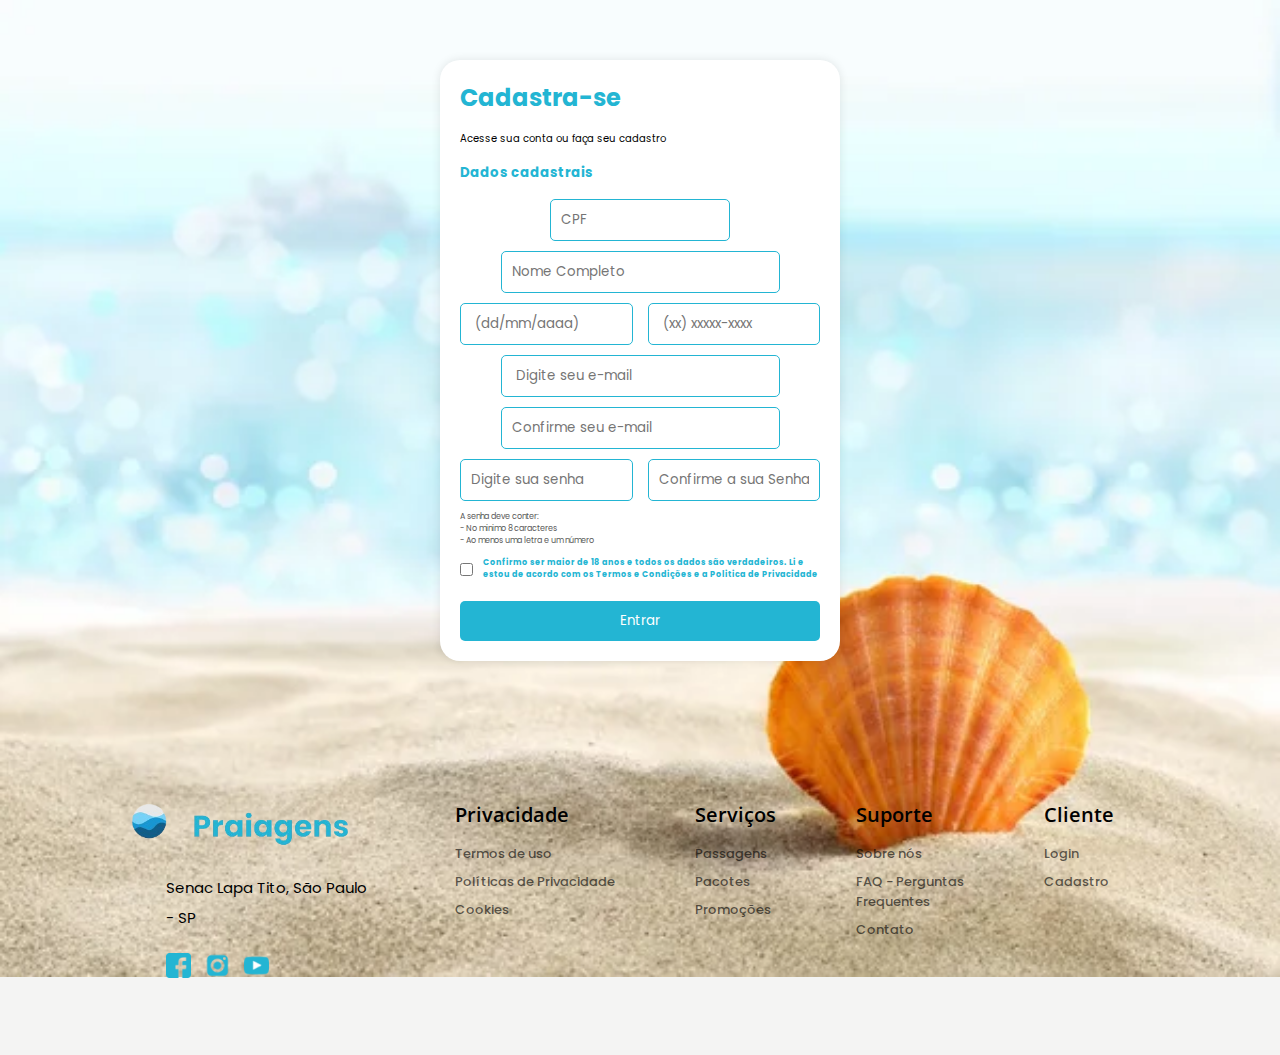
<file: cadastro.html>
<!DOCTYPE html>
<html lang="pt-br">
<head>
    <meta charset="UTF-8">
    <meta name="viewport" content="width=device-width, initial-scale=1.0">
    <title>Cadastro</title>
    <link rel="stylesheet" href="css/cadastro.css">
    <link rel="stylesheet" href="css/reset-leo.css">
    <script src="js/cadastro.js" type="text/javascript"></script>
    <div vw class="enabled">
        <div vw-access-button class="active"></div>
        <link rel="stylesheet" href="css/style.css">
        <div vw-plugin-wrapper>
          <div class="vw-plugin-top-wrapper"></div>
        </div>
      </div>
      <script src="https://vlibras.gov.br/app/vlibras-plugin.js"></script>
      <script>
        new window.VLibras.Widget('https://vlibras.gov.br/app');
      </script>
</head>
<body>
    <div class="container">
        <h2>Cadastra-se</h2>
        <p>Acesse sua conta ou faça seu cadastro</p>
         <h3> Dados cadastrais</h3>
        <form action="index.html" method="POST">
            <input type="text" id="cpf" placeholder="CPF" required>
            <input type="text" id="nomeCompleto" placeholder="Nome Completo" required>
            
            <div class="form-row">
                <input type="text" id="dataNascimento" placeholder=" (dd/mm/aaaa)" required>
                <input type="tel" id="telefone" placeholder=" (xx) xxxxx-xxxx" required>
            </div>
            <input type="email" id="email" placeholder=" Digite seu e-mail" required>
            <input type="email" id="confirmarEmail" placeholder="Confirme seu e-mail" required>
            <div class="form-row">
            <input type="password" id="senha" placeholder="Digite sua senha " required>
            <input type="password" id="confirmarSenha" placeholder="Confirme a sua Senha" required> 
          
            </div>
            <p class="formatacao_senha"> A senha deve conter: <br> 
                  - No minimo 8 caracteres <br>
                  - Ao menos uma letra e um número
            </p>
            <label for="termos" class="checkbox-label">
                  <input type="checkbox" id="termos" required> <p class="termos"> <strong>Confirmo ser maior de 18 anos e todos os dados são verdadeiros. Li e estou de acordo com os Termos e Condições e a Politica de Privacidade </strong> </p>
              </label>
            <button type="submit" id="btnEntrar">Entrar</button>
        </form>
    </div>

    <footer class="footer">
      <div class="footer-content">
        <img class="logo-img" src="img/icones-footer/image-removebg-preview(2).png" alt="">
        <p>Senac Lapa Tito, São Paulo - SP</p>

        <div class="social-icons">
          <img src="img/icones-footer/facebook 1.png" alt="">
          <img src="img/icones-footer/social-media 1.png" alt="">
          <img src="img/icones-footer/yaotube 1.png" alt="">
        </div>
      </div>
      
      <div class="footer-content">
        <h4>Privacidade</h4>
        <li><a href="#">Termos de uso</a></li>
        <li><a href="#">Políticas de Privacidade</a></li>
        <li><a href="#">Cookies</a></li>
      </div>

      <div class="footer-content">
        <h4>Serviços</h4>
          <li><a href="#">Passagens</a></li>
          <li><a href="#">Pacotes</a></li>
          <li><a href="#">Promoções</a></li>
      </div>

      <div class="footer-content">
        <h4>Suporte</h4>
          <li><a href="#">Sobre nós</a></li>
          <li><a href="#">FAQ - Perguntas <br> Frequentes</a></li>
          <li><a href="#">Contato</a></li>
      </div>

      <div class="footer-content">
        <h4>Cliente</h4>
        <li><a href="#">Login</a></li>
        <li><a href="#">Cadastro</a></li>
      </div>
    </footer>
</body>
</html>
</file>
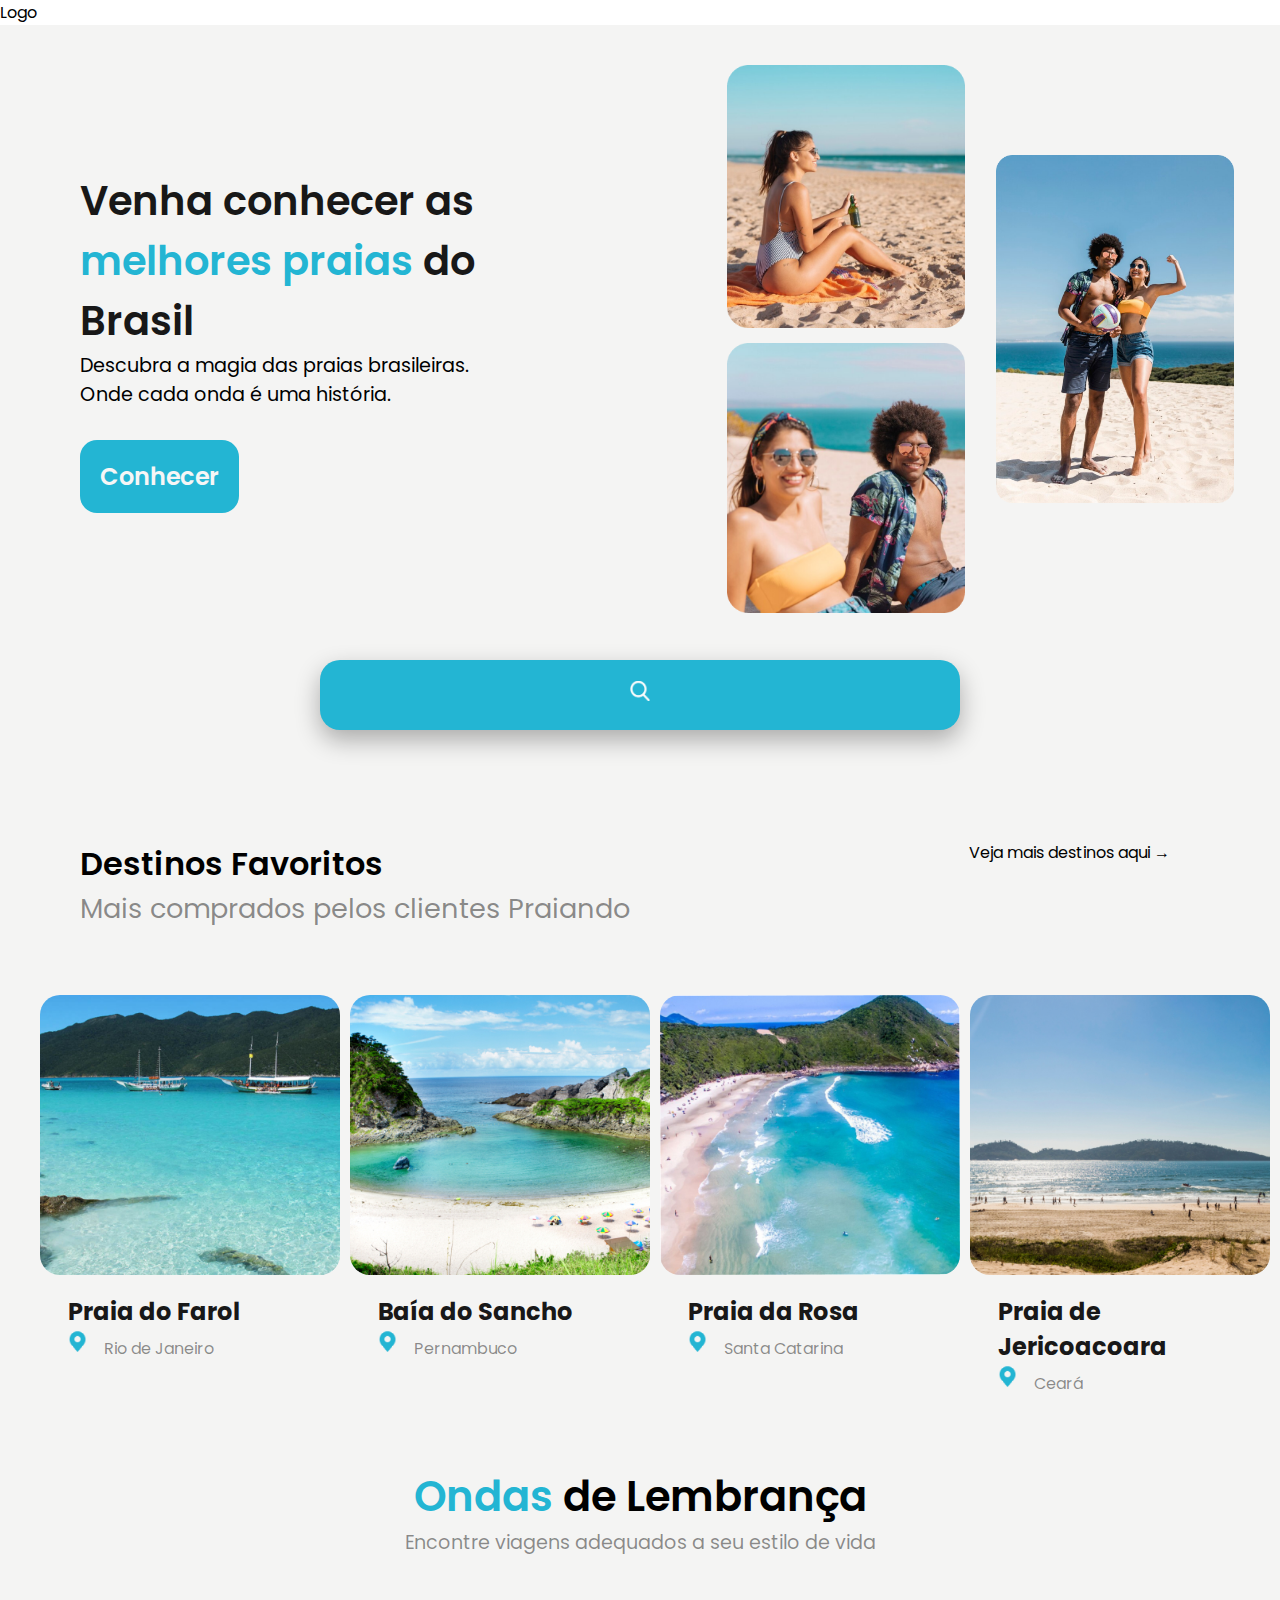
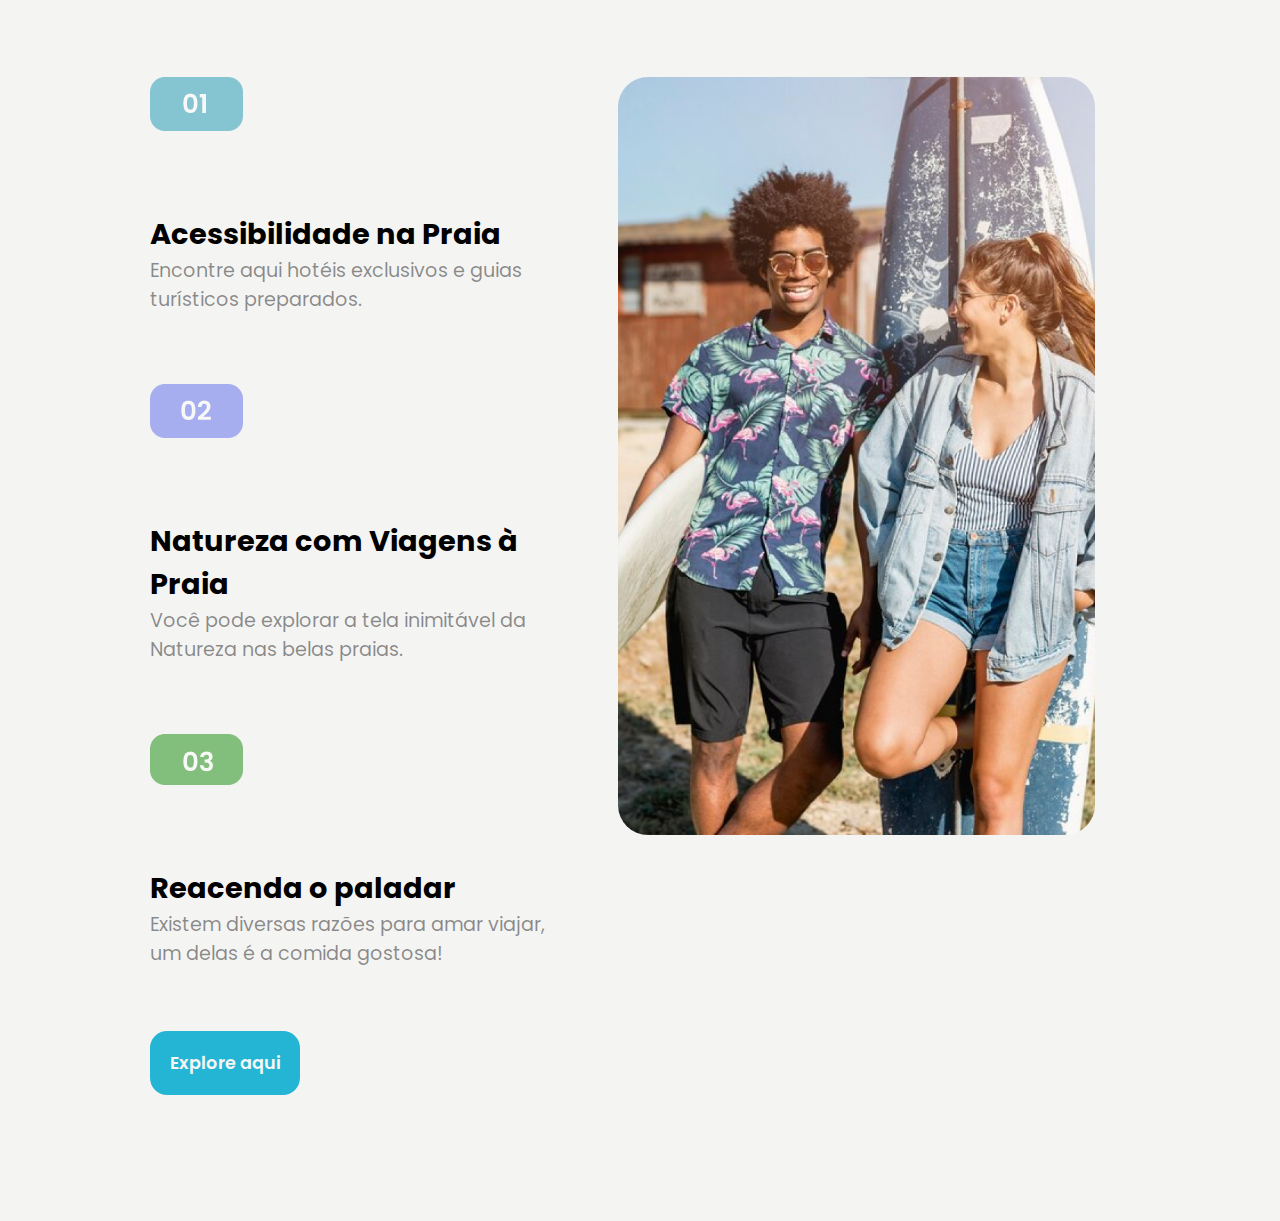
<file: homepage.html>
<!DOCTYPE html>
<html lang="pt-br">
<head>
    <meta charset="UTF-8">
    <meta name="viewport" content="width=device-width, initial-scale=1.0">
    <title>Praiagens</title>
    <meta name="description" content="As melhores praias do Brasil estão aqui!">
    <link rel="stylesheet" href="css/gustavo.css">
    <div vw class="enabled">
        <div vw-access-button class="active"></div>
        <div vw-plugin-wrapper>
          <div class="vw-plugin-top-wrapper"></div>
        </div>
      </div>
      <script src="https://vlibras.gov.br/app/vlibras-plugin.js"></script>
      <script>
        new window.VLibras.Widget('https://vlibras.gov.br/app');
      </script>
</head>
<body>
    <header>
        Logo
    </header>
    <main> <!-- Início do conteúdo principal-->
        <section id="parte-um"><!--hero-->
            <div id="hero-container">
                <div class="hero-grid">
                    <div class="item-hero">
                        <img src="img/praia1.png" alt="Casal feliz na praia"/>
                    </div>
                    <div class="item-hero">
                        <img src="img/praia2.png" alt="Casal feliz na praia"/>
                    </div>
                    <div class="item-hero terceira">
                        <img src="img/praia3.png" alt="Casal feliz na praia"/>
                    </div>
                </div>
                <div id="hero-text">
                    <span>Venha conhecer as</span></br>
                    <span class="titulo-azul">melhores praias </span><span>do</span><br>
                    <span>Brasil</span>
                    <p>Descubra a magia das praias brasileiras.</br>Onde cada onda é uma história.</p>
                    <a href="#" class="botao" id="botao">Conhecer</a>
                </div>
            </div>
        </section><!--fim hero-->
        <section id="barra-pesquisa"><!--Barra de pesquisa-->
            <div id="search-navbar">
                <div id="search-box">
                    <input type="text" class="search-txt" placeholder="Pesquise sua viagem aqui">
                    <a href="#">
                        <i class="fas fa-search"></i>
                        <img src="img/search (1) 1.png" alt="lupa" height="20" width="20">
                    </a>
                </div>
            </div> 
        </section> <!--Fim barra de pesquisa-->
        <section id="parte-dois">
            <div>
                <h1>Destinos Favoritos</h1>
                <p>Mais comprados pelos clientes Praiando</p>
            </div>
            <div>
                <a href="#">Veja mais destinos aqui →</a>
            </div>
        </section>

        <section id="destinos-favoritos"><!---Galeria de Destinos--->

            <a href="viagensSolo.html"><div class="cards-destaques">
                <img src="img/destaque1 (1).jpg" alt="Praia do Farol" class="img-destaque">
                <h3>Praia do Farol</h3>
                <div>
                    <img src="img/pin 1.png" alt="localização" class="pin">
                    <span>Rio de Janeiro</span>
                </div>  
            </div></a>

            <a href=""><div class="cards-destaques">
                <img src="img/destaque2.jpg" alt="Baía do Sansho" class="img-destaque">
                <h3>Baía do Sancho</h3>
                <div>
                    <img src="img/pin 1.png" alt="localização" class="pin">
                    <span>Pernambuco</span>
                </div>  
            </div></a>

            <a href="Praia-da-Rosa.html"><div class="cards-destaques">
                <img src="img/destaque3.jpg" alt="Praia da Rosa" class="img-destaque">
                <h3>Praia da Rosa</h3>
                <div>
                    <img src="img/pin 1.png" alt="localização" class="pin">
                    <span>Santa Catarina</span>
                </div>  
            </div></a>

            <a href=""><div class="cards-destaques">
                <img src="img/destaque4.jpg" alt="Praia de Jericoacoara" class="img-destaque">
                <h3>Praia de Jericoacoara</h3>
                <div>
                    <img src="img/pin 1.png" alt="localização" class="pin">
                    <span>Ceará</span>
                </div>  
            </div></a>
        </section>

        <section id="parte-tres">
            <span class="titulo-azul">Ondas </span><span>de Lembrança</span>
            <p>Encontre viagens adequados a seu estilo de vida</p>
        </section>

        <section id="selos">
            <div>
                <div>
                    <img src="img/selo1.png" alt="" class="selos">
                </div>
                <div>
                    <h4>Acessibilidade na Praia</h4>
                    <p>Encontre aqui hotéis exclusivos e guias<br>turísticos preparados. </p>
                </div>
                <div>
                    <img src="img/02.png" alt="" class="selos">
                </div>
                <div>
                    <h4>Natureza com Viagens à Praia</h4>
                    <p>Você pode explorar a tela inimitável da<br>Natureza nas belas praias.</p>
                </div>
                <div>
                    <img src="img/03.png" alt="" class="selos">
                </div>
                <div>
                    <h4>Reacenda o paladar</h4>
                    <p>Existem diversas razões para amar viajar,<br>um delas é a comida gostosa!</p>
                </div>
                <div>
                    <a href="#" class="botao">Explore aqui</a>
                </div>
            </div>
            <div>
                <img src="img/praia4.png" alt="Casal feliz na praia" id="img04">
            </div>
        </section>
        
    </main>
    
    <footer>

    </footer>

    

    
</body>
</html>
</file>
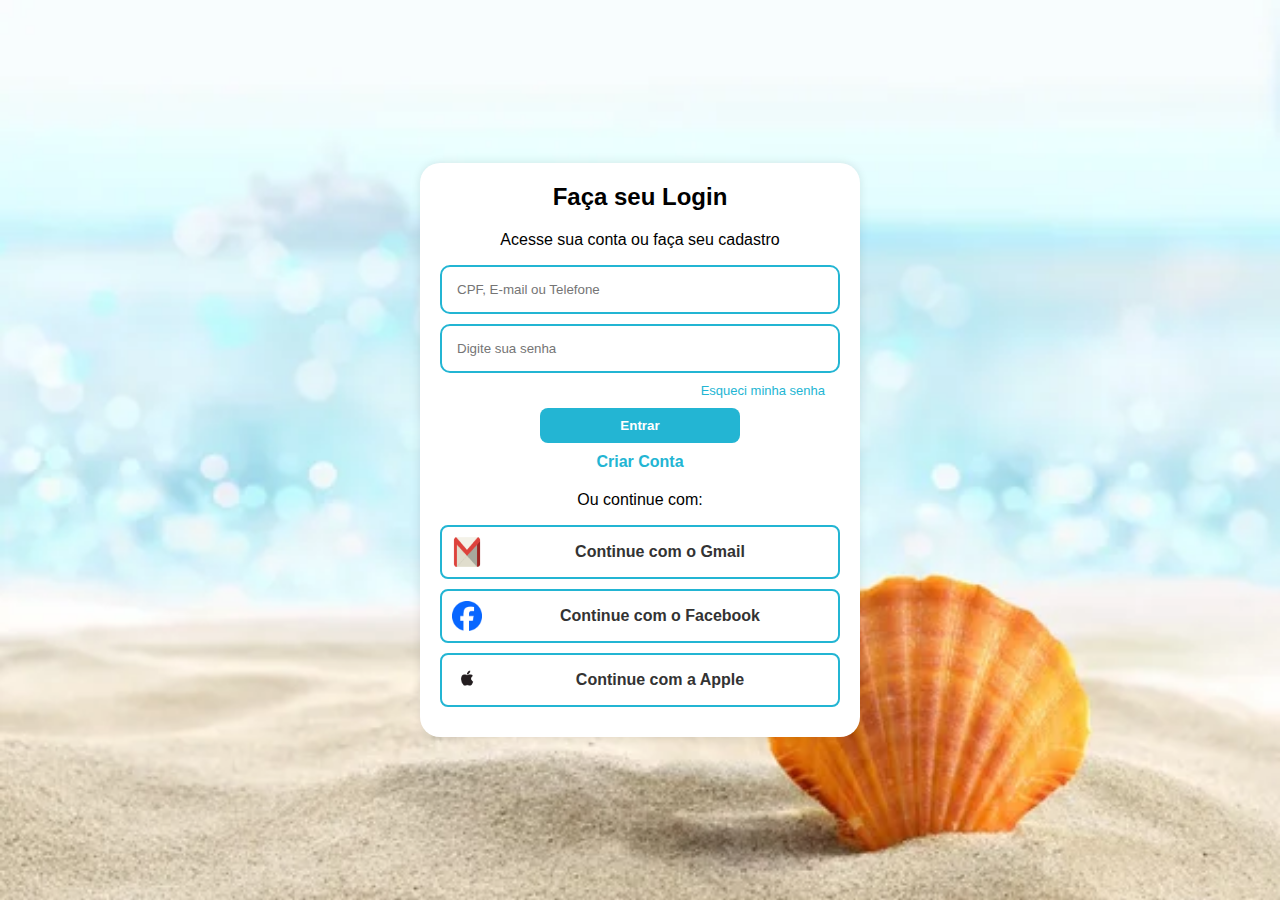
<file: login.html>
<!DOCTYPE html>
<html lang="pt-br">
<head>
    <meta charset="UTF-8">
    <meta name="viewport" content="width=device-width, initial-scale=1.0">
    <title>Login - Praiagens</title>
    <link rel="stylesheet" href="css/login.css">

    <div vw class="enabled">
        <div vw-access-button class="active"></div>
        <div vw-plugin-wrapper>
          <div class="vw-plugin-top-wrapper"></div>
        </div>
      </div>
      <script src="https://vlibras.gov.br/app/vlibras-plugin.js"></script>
      <script>
        new window.VLibras.Widget('https://vlibras.gov.br/app');
      </script>
</head>
<body>
    <div class="login-container">
        <h2>Faça seu Login</h2>
        <p> Acesse sua conta ou faça seu cadastro </p>
        <form action="index.html" method="POST">
            <input type="email" name="email" placeholder="CPF, E-mail ou Telefone" required>
            <input type="password" name="password" placeholder="Digite sua senha" required>
            <a href="#" class="esqueci_senha">Esqueci minha senha</a>
            <button type="submit"><strong>Entrar</strong></button>
        </form>
        <div class="criar-conta">
            <a href="cadastro.html"><strong>Criar Conta</strong></a>
        </div>
        <div class="continue-with">
            <p>Ou continue com:</p>
        </div>
        <div class="social-login">
            <a href="index.html">
                <img src="img/gmail_icon.png" alt="Gmail">
                <span><strong>Continue com o Gmail</strong></span>
            </a>
            <a href="index.html">
                <img src="img/facebook_icon.png" alt="Facebook">
                <span> <strong>Continue com o Facebook</strong></span> 
            </a>
            <a href="index.html">
                <img src="img/apple_icon.jpeg" alt="iPhone">
                <span> <strong>Continue com a Apple</strong></span>
            </a>
        </div>
    </div>

</body>
</html>
</file>
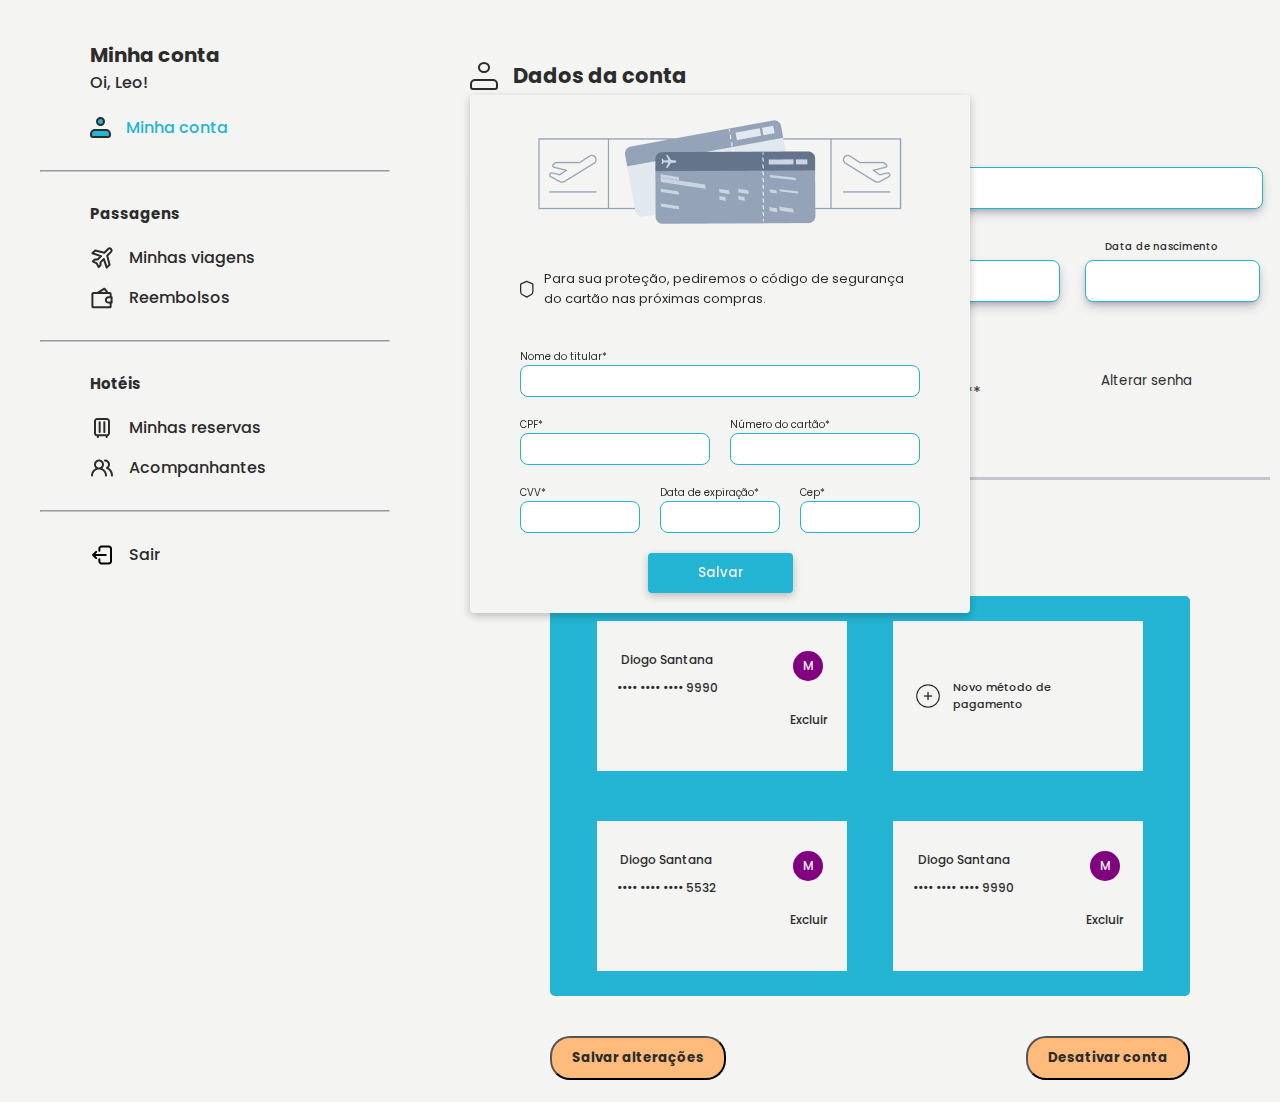
<file: perfil.html>
<!DOCTYPE html>
<html lang="pt-br">

<head>
    <meta charset="UTF-8">
    <meta name="viewport" content="width=device-width, initial-scale=1.0">
    <title>Perfil</title>
    <link rel="stylesheet" href="css/reset-leo.css">
    <link rel="stylesheet" href="css/perfil-leo.css">
    <script defer src="js/script-user-leo.js"></script>
    <link rel="preconnect" href="https://fonts.googleapis.com">
    <link rel="preconnect" href="https://fonts.gstatic.com" crossorigin>
    <link rel="preconnect" href="https://fonts.googleapis.com">
    <link rel="preconnect" href="https://fonts.gstatic.com" crossorigin>
    <link
        href="https://fonts.googleapis.com/css2?family=Poppins:ital,wght@0,100;0,200;0,300;0,400;0,500;0,600;0,700;0,800;0,900;1,100;1,200;1,300;1,400;1,500;1,600;1,700;1,800;1,900&display=swap"
        rel="stylesheet">
</head>

<body>
    <main>
        <nav class="nav-page-user">
            <div class="box-data-user">
                <div class="box-name-user">
                    <h2>Minha conta</h2>
                    <p>Oi, Leo!</p>
                </div>
                <p class="data_user_text" id="text_conta"><svg width="21" height="21" viewBox="0 0 21 21" fill="none"
                        xmlns="http://www.w3.org/2000/svg" class="icon_conta">
                        <path
                            d="M1 17C1 14.7909 2.79086 13 5 13H16C18.2091 13 20 14.7909 20 17V18C20 19.1046 19.1046 20 18 20H3C1.89543 20 1 19.1046 1 18V17Z"
                            stroke-width="2" stroke-linejoin="round" stroke="#2C2C2C" />
                        <circle cx="10.5" cy="4.5" r="3.5" stroke-width="2" stroke="#2C2C2C" />
                    </svg>
                    Minha conta</p>
            </div>
            <hr />
            <div class="box-data-user">
                <h3>Passagens</h3>
                <div class="opcao-data">
                    <p class="data_user_text" onclick="troca_cor()"><svg width="24" height="24" viewBox="0 0 24 24"
                            fill="none" xmlns="http://www.w3.org/2000/svg">
                            <path
                                d="M2.8775 15.3976L6.69434 17.3061L8.60277 21.1229L10.5112 19.2145V16.3519L13.8509 13.0121L16.7136 21.6L19.5762 18.7374L17.1907 9.67238L21.0075 5.85553C21.798 5.06504 21.798 3.78339 21.0075 2.9929C20.217 2.2024 18.9354 2.2024 18.1449 2.9929L14.328 6.80974L5.26303 4.42421L2.40039 7.28685L10.9883 10.1495L7.64855 13.4892H4.78592L2.8775 15.3976Z"
                                stroke="#2C2C2C" stroke-width="2" stroke-linecap="round" stroke-linejoin="round" />
                        </svg>Minhas viagens</p>
                    <p><svg width="24" height="24" viewBox="0 0 24 24" fill="none" xmlns="http://www.w3.org/2000/svg">
                            <path
                                d="M21.6004 16.56V17.56C22.1527 17.56 22.6004 17.1123 22.6004 16.56H21.6004ZM21.6004 11.28H22.6004C22.6004 10.7277 22.1527 10.28 21.6004 10.28V11.28ZM7.13963 6.11884C6.67506 6.41749 6.54056 7.0362 6.83921 7.50077C7.13786 7.96534 7.75658 8.09985 8.22115 7.80119L7.13963 6.11884ZM14.4004 2.64001L15.1897 2.02607C14.872 1.61753 14.295 1.51896 13.8596 1.79884L14.4004 2.64001ZM16.971 7.57396C17.3101 8.0099 17.9384 8.08844 18.3743 7.74937C18.8103 7.4103 18.8888 6.78202 18.5497 6.34607L16.971 7.57396ZM21.6004 15.56H18.4804V17.56H21.6004V15.56ZM18.4804 12.28H21.6004V10.28H18.4804V12.28ZM20.6004 11.28V16.56H22.6004V11.28H20.6004ZM16.8404 13.92C16.8404 13.0143 17.5746 12.28 18.4804 12.28V10.28C16.4701 10.28 14.8404 11.9097 14.8404 13.92H16.8404ZM18.4804 15.56C17.5746 15.56 16.8404 14.8258 16.8404 13.92H14.8404C14.8404 15.9303 16.4701 17.56 18.4804 17.56V15.56ZM8.22115 7.80119L14.9411 3.48119L13.8596 1.79884L7.13963 6.11884L8.22115 7.80119ZM13.611 3.25396L16.971 7.57396L18.5497 6.34607L15.1897 2.02607L13.611 3.25396ZM3.36039 7.96002H19.6804V5.96002H3.36039V7.96002ZM19.6804 20.36H3.36039V22.36H19.6804V20.36ZM3.40039 20.4V7.92002H1.40039V20.4H3.40039ZM3.36039 20.36C3.38248 20.36 3.40039 20.3779 3.40039 20.4H1.40039C1.40039 21.4825 2.27791 22.36 3.36039 22.36V20.36ZM19.6404 20.4C19.6404 20.3779 19.6583 20.36 19.6804 20.36V22.36C20.7629 22.36 21.6404 21.4825 21.6404 20.4H19.6404ZM19.6804 7.96002C19.6583 7.96002 19.6404 7.94211 19.6404 7.92002H21.6404C21.6404 6.83754 20.7629 5.96002 19.6804 5.96002V7.96002ZM3.36039 5.96002C2.27791 5.96002 1.40039 6.83754 1.40039 7.92002H3.40039C3.40039 7.94211 3.38248 7.96002 3.36039 7.96002V5.96002ZM19.6404 17.28V20.4H21.6404V17.28H19.6404ZM19.6404 7.92002V10.44H21.6404V7.92002H19.6404Z"
                                fill="#2C2C2C" />
                        </svg>Reembolsos</p>
                </div>
            </div>
            <hr />
            <div class="box-data-user">
                <h3>Hotéis</h3>
                <div class="opcao-data">
                    <p><svg width="24" height="24" viewBox="0 0 24 24" fill="none" xmlns="http://www.w3.org/2000/svg">
                            <path
                                d="M8.91667 19.3636C8.91667 18.8114 8.46895 18.3636 7.91667 18.3636C7.36438 18.3636 6.91667 18.8114 6.91667 19.3636H8.91667ZM6.91667 21C6.91667 21.5523 7.36438 22 7.91667 22C8.46895 22 8.91667 21.5523 8.91667 21H6.91667ZM15.6667 21C15.6667 21.5523 16.1144 22 16.6667 22C17.219 22 17.6667 21.5523 17.6667 21H15.6667ZM10.6667 6.27273C10.6667 5.72044 10.219 5.27273 9.66667 5.27273C9.11438 5.27273 8.66667 5.72044 8.66667 6.27273L10.6667 6.27273ZM8.66667 16.0909C8.66667 16.6432 9.11438 17.0909 9.66667 17.0909C10.219 17.0909 10.6667 16.6432 10.6667 16.0909L8.66667 16.0909ZM15.3333 6.27273C15.3333 5.72044 14.8856 5.27273 14.3333 5.27273C13.781 5.27273 13.3333 5.72044 13.3333 6.27273H15.3333ZM13.3333 16.0909C13.3333 16.6432 13.781 17.0909 14.3333 17.0909C14.8856 17.0909 15.3333 16.6432 15.3333 16.0909H13.3333ZM6.91667 19.3636V21H8.91667V19.3636H6.91667ZM15.6667 19.3636V21H17.6667V19.3636H15.6667ZM8.66667 6.27273L8.66667 16.0909L10.6667 16.0909L10.6667 6.27273L8.66667 6.27273ZM13.3333 6.27273V16.0909H15.3333V6.27273H13.3333ZM7.33333 4H16.6667V2H7.33333V4ZM18 5.18182V17.1818H20V5.18182H18ZM16.6667 18.3636H7.33333V20.3636H16.6667V18.3636ZM6 17.1818V5.18182H4V17.1818H6ZM7.33333 18.3636C6.53265 18.3636 6 17.7723 6 17.1818H4C4 19.0013 5.55669 20.3636 7.33333 20.3636V18.3636ZM18 17.1818C18 17.7723 17.4673 18.3636 16.6667 18.3636V20.3636C18.4433 20.3636 20 19.0013 20 17.1818H18ZM16.6667 4C17.4673 4 18 4.5913 18 5.18182H20C20 3.36237 18.4433 2 16.6667 2V4ZM7.33333 2C5.55669 2 4 3.36237 4 5.18182H6C6 4.5913 6.53265 4 7.33333 4V2Z"
                                fill="#2C2C2C" />
                        </svg>Minhas reservas</p>
                    <p><svg width="24" height="24" viewBox="0 0 24 24" fill="none" xmlns="http://www.w3.org/2000/svg">
                            <path
                                d="M12.3 12.22C12.8336 11.7581 13.2616 11.1869 13.5549 10.545C13.8482 9.90316 14 9.20571 14 8.5C14 7.17392 13.4732 5.90215 12.5355 4.96447C11.5979 4.02678 10.3261 3.5 9 3.5C7.67392 3.5 6.40215 4.02678 5.46447 4.96447C4.52678 5.90215 4 7.17392 4 8.5C3.99999 9.20571 4.1518 9.90316 4.44513 10.545C4.73845 11.1869 5.16642 11.7581 5.7 12.22C4.30014 12.8539 3.11247 13.8775 2.27898 15.1685C1.4455 16.4596 1.00147 17.9633 1 19.5C1 19.7652 1.10536 20.0196 1.29289 20.2071C1.48043 20.3946 1.73478 20.5 2 20.5C2.26522 20.5 2.51957 20.3946 2.70711 20.2071C2.89464 20.0196 3 19.7652 3 19.5C3 17.9087 3.63214 16.3826 4.75736 15.2574C5.88258 14.1321 7.4087 13.5 9 13.5C10.5913 13.5 12.1174 14.1321 13.2426 15.2574C14.3679 16.3826 15 17.9087 15 19.5C15 19.7652 15.1054 20.0196 15.2929 20.2071C15.4804 20.3946 15.7348 20.5 16 20.5C16.2652 20.5 16.5196 20.3946 16.7071 20.2071C16.8946 20.0196 17 19.7652 17 19.5C16.9985 17.9633 16.5545 16.4596 15.721 15.1685C14.8875 13.8775 13.6999 12.8539 12.3 12.22V12.22ZM9 11.5C8.40666 11.5 7.82664 11.3241 7.33329 10.9944C6.83994 10.6648 6.45542 10.1962 6.22836 9.64805C6.0013 9.09987 5.94189 8.49667 6.05764 7.91473C6.1734 7.33279 6.45912 6.79824 6.87868 6.37868C7.29824 5.95912 7.83279 5.6734 8.41473 5.55764C8.99667 5.44189 9.59987 5.5013 10.1481 5.72836C10.6962 5.95542 11.1648 6.33994 11.4944 6.83329C11.8241 7.32664 12 7.90666 12 8.5C12 9.29565 11.6839 10.0587 11.1213 10.6213C10.5587 11.1839 9.79565 11.5 9 11.5ZM18.74 11.82C19.38 11.0993 19.798 10.2091 19.9438 9.25634C20.0896 8.30362 19.9569 7.32907 19.5618 6.45C19.1666 5.57093 18.5258 4.8248 17.7165 4.30142C16.9071 3.77805 15.9638 3.49974 15 3.5C14.7348 3.5 14.4804 3.60536 14.2929 3.79289C14.1054 3.98043 14 4.23478 14 4.5C14 4.76522 14.1054 5.01957 14.2929 5.20711C14.4804 5.39464 14.7348 5.5 15 5.5C15.7956 5.5 16.5587 5.81607 17.1213 6.37868C17.6839 6.94129 18 7.70435 18 8.5C17.9986 9.02524 17.8593 9.5409 17.5961 9.99542C17.3328 10.4499 16.9549 10.8274 16.5 11.09C16.3517 11.1755 16.2279 11.2977 16.1404 11.4447C16.0528 11.5918 16.0045 11.7589 16 11.93C15.9958 12.0998 16.0349 12.2678 16.1137 12.4183C16.1924 12.5687 16.3081 12.6967 16.45 12.79L16.84 13.05L16.97 13.12C18.1754 13.6917 19.1923 14.596 19.901 15.7263C20.6096 16.8566 20.9805 18.1659 20.97 19.5C20.97 19.7652 21.0754 20.0196 21.2629 20.2071C21.4504 20.3946 21.7048 20.5 21.97 20.5C22.2352 20.5 22.4896 20.3946 22.6771 20.2071C22.8646 20.0196 22.97 19.7652 22.97 19.5C22.9782 17.9654 22.5938 16.4543 21.8535 15.1101C21.1131 13.7659 20.0413 12.6333 18.74 11.82V11.82Z"
                                fill="#2C2C2C" />
                        </svg>
                        Acompanhantes</p>
                </div>
            </div>
            <hr />
            <p class="icone-sair"><svg width="24" height="24" viewBox="0 0 24 24" fill="none"
                    xmlns="http://www.w3.org/2000/svg">
                    <path
                        d="M9.35294 16.2V18.3C9.35294 18.8569 9.57605 19.3911 9.97319 19.7849C10.3703 20.1787 10.909 20.4 11.4706 20.4L18.8824 20.4C19.444 20.4 19.9826 20.1787 20.3798 19.7849C20.7769 19.3911 21 18.8569 21 18.3L21 5.69998C21 5.14302 20.7769 4.60888 20.3798 4.21505C19.9826 3.82123 19.444 3.59998 18.8824 3.59998L11.4706 3.59998C10.909 3.59998 10.3703 3.82123 9.97319 4.21505C9.57605 4.60888 9.35294 5.14302 9.35294 5.69998V7.79998M15.7059 12L3 12M3 12L6.17647 15.15M3 12L6.17647 8.84998"
                        stroke="black" stroke-width="2" stroke-linecap="round" stroke-linejoin="round" />
                </svg>
                Sair</p>
        </nav>
        <div class="column-effect-data-user">
            <section class="forms-data-user">
                <h2><svg width="28" height="28" viewBox="0 0 28 28" fill="none" xmlns="http://www.w3.org/2000/svg">
                        <path
                            d="M1 22C1 19.7909 2.79086 18 5 18H23C25.2091 18 27 19.7909 27 22V25C27 26.1046 26.1046 27 25 27H3C1.89543 27 1 26.1046 1 25V22Z"
                            stroke="#2C2C2C" stroke-width="2" stroke-linejoin="round" />
                        <ellipse cx="14" cy="5.5" rx="5" ry="4.5" stroke="#2C2C2C" stroke-width="2" />
                    </svg> <span>Dados da conta</span></h2>
                <form action="" class="data-user">
                    <div class="input-date-user">
                        <label for="name">Nome completo</label>
                        <input type="text" id="name">
                    </div>
                    <div class="input-date-user">
                        <label for="email">E-mail</label>
                        <input type="text" id="email">
                    </div>
                    <div class="input-date-user">
                        <label for="telefone">Telefone</label>
                        <input type="text" id="telefone">
                    </div>
                    <div class="input-date-user">
                        <label for="telefone">CPF</label>
                        <input type="text" id="cpf">
                    </div>
                    <div class="input-date-user">
                        <label for="data-de-nascimento">Data de nascimento</label>
                        <input type="text" id="data-de-nascimento">
                    </div>
                    <div class="input-date-user">
                        <label for="contato-emergencia">Contato de emergência</label>
                        <input type="text" id="contato-emergencia">
                    </div>
                    <div class="box-password-and-save">
                        <div>
                            <p>Senha</p>
                            <p class="password">***********</p>
                        </div>
                        <button class="alterar_senha_button" onclick="abrir_modal_senha()" type="button">Alterar
                            senha</button>
                    </div>
                </form>
                <div class="background_transparente">
                    <img src="img/x-leo-user.png" alt="" class="x_leo_user" onclick="fechar_modal()">
                    <section id="container-alterar-senha">
                        <form action="" class="form-alterar-senha">
                            <div class="column-effect-password-input">
                                <label for="senha-atual">Senha atual</label>
                                <input type="password" name="" id="senha-atual">
                            </div>
                            <div class="box-new-password">
                                <div class="column-effect-password-input">
                                    <label for="senha-nova">Nova senha</label>
                                    <input type="password" name="" id="senha-nova">
                                </div>
                                <div class="column-effect-password-input">
                                    <label for="">Confirmar senha</label>
                                    <input type="password" name="" id="confirmar-senha-nova">
                                </div>
                            </div>
                            <button class="button-save-new-password">Salvar</button>
                        </form>
                    </section>
                </div>

            </section>
            <section class="container-data-banker">
                <h2><svg width="26" height="20" viewBox="0 0 26 20" fill="none" xmlns="http://www.w3.org/2000/svg">
                        <path
                            d="M1.74943 6.47808H24.2496M6.24945 11.9563H9.99948M4.00002 1H21.9996C23.6565 1 24.9996 2.40045 24.9997 4.1293L25 15.8709C25 17.5998 23.6569 19 22 19L4.00031 18.9998C2.34349 18.9998 1.00037 17.5983 1.00032 15.8695L1 4.13053C0.999953 2.4016 2.34312 1 4.00002 1Z"
                            stroke="#2C2C2C" stroke-width="2" stroke-linecap="round" stroke-linejoin="round" />
                    </svg>
                    Dados bancários</h2>
                <div class="banker-box">
                    <div class="box-card-data">
                        <div class="description-card-data">
                            <p>Diogo Santana</p>
                            <p>•••• •••• •••• 9990</p>
                        </div>
                        <div class="description-card-data">
                            <span class="icon-card">M</span>
                            <p>Excluir</p>
                        </div>
                    </div>
                    <div class="box-card-data abrir_cartao" >
                        <div class="description-add-card" onclick="abrir_modal_cartao()">
                            <img src="img/add-cartao.png" alt="">
                            <p>Novo método de pagamento</p>
                        </div>
                    </div>
                    <div class="box-card-data">
                        <div class="description-card-data">
                            <p>Diogo Santana</p>
                            <p>•••• •••• •••• 5532</p>
                        </div>
                        <div class="description-card-data">
                            <span class="icon-card">M</span>
                            <p>Excluir</p>
                        </div>
                    </div>
                    <div class="box-card-data">
                        <div class="description-card-data">
                            <p>Diogo Santana</p>
                            <p>•••• •••• •••• 9990</p>
                        </div>
                        <div class="description-card-data">
                            <span class="icon-card">M</span>
                            <p>Excluir</p>
                        </div>
                    </div>
                </div>
                <div class="button-save-or-delete">
                    <button>Salvar alterações</button>
                    <button class="desativar_conta_button" onclick="abrir_modal_desativar()">Desativar conta</button>
                </div>
                <div class="background_transparente_2">
                    <section class="container-cadastrar-cartao">
                        <img src="img/img-cartões-novos 1.png" alt="">
                        <p class="descricao-seguranca-cartao"><svg width="21" height="27" viewBox="0 0 21 27"
                                fill="none" xmlns="http://www.w3.org/2000/svg">
                                <path
                                    d="M1.60608 4.81168L10.5 1L19.3939 4.81168C19.7616 4.96926 20 5.3308 20 5.73083V16.5181C20 18.6712 18.8463 20.6593 16.9768 21.7275L10.5 25.4286L4.02317 21.7275C2.15372 20.6593 1 18.6712 1 16.5181V5.73082C1 5.3308 1.2384 4.96926 1.60608 4.81168Z"
                                    stroke="#2C2C2C" stroke-width="2" stroke-linejoin="round" />
                            </svg>
                            Para sua proteção, pediremos o código de segurança do cartão nas próximas compras.</p>
                        <form action="" class="forms-cartao-novo">
                            <div class="box-input-cartao-novo">
                                <label for="nome-titular">Nome do titular<span>*</span></label>
                                <input type="text" name="" id="nome-titular">
                            </div>

                            <div class="box-input-cartao-novo">
                                <label for="cpf-cartao">CPF<span>*</span></label>
                                <input type="text" name="" id="cpf-cartao">
                            </div>
                            <div class="box-input-cartao-novo">
                                <label for="num-cartao">Número do cartão<span>*</span></label>
                                <input type="text" name="" id="num-cartao">
                            </div>
                            <div class="box-input-cartao-novo">
                                <label for="cvv-cartao">CVV<span>*</span></label>
                                <input type="text" name="" id="cvv-cartao">
                            </div>
                            <div class="box-input-cartao-novo">
                                <label for="data-expeticao-cartap">Data de expiração<span>*</span></label>
                                <input type="text" name="" id="data-expedicao">
                            </div>
                            <div class="box-input-cartao-novo">
                                <label for="cep-cartao">Cep<span>*</span></label>
                                <input type="text" name="" id="cep-cartao">
                            </div>
                            <button>Salvar</button>
                        </form>
                    </section>
                </div>
                <section class="container-desativar-conta">
                    <h3>Tem certeza?</h3>
                    <p>Seu perfil será desativado. Você não receberá mais comunicações da Buser e não será capaz de
                        acessar informações de viagens passadas. Você pode reativar sua conta a qualquer momento
                        acessando-a novamente.</p>
                    <div class="box-button-desativar-conta">
                        <button>Desativar</button>
                        <button>Voltar</button>
                    </div>
                </section>
            </section>
    </main>
</body>

</html>
</file>
<file: css/cadastro.css>
@import url('https://fonts.googleapis.com/css2?family=Poppins:wght@400;600&display=swap');


body {
    font-family: Arial, sans-serif;
    background-image: url("../img/fundo.webp");
    
    background-size: cover; /* Para cobrir todo o conteúdo da body */
    background-repeat: no-repeat; /* Para não repetir a imagem */
   
    
}

.container {
    max-width: 400px;
    margin: 60px auto;
    padding: 20px;
    background-color: #fff;
    border-radius: 20px;
    box-shadow: 0 0 10px rgba(0, 0, 0, 0.1);
    display: flex;
    flex-direction: column;
    gap: 1rem;
}

h2 {
    text-align: left;
    color: #23B5D3;
}

p{
    font-size: 10px;
}
h3{
    text-align: left;
    color: #23B5D3;
    font-size: 10pt;
}
form{
    display: flex;
    flex-wrap: wrap;
    justify-content: center;
    gap:10px
}

form input,
form button {
    padding: 10px;
    border: 1px solid #23B5D3;
    border-radius: 5px;
}

#cpf{
    width: 50%;
}
form #dataNascimento,#telefone,#senha,#confirmarSenha{
    width: 100%;
}
.form-row {
    display: flex;
    gap: 15px;
     
}
.checkbox-label {
    display: flex;
    align-items: center;
    margin-bottom: 10px;
}

.checkbox-label input {
    margin-right: 10px;
    width: 5%;
}

.termos{
    font-size: 6pt;
    color: #23B5D3;
}

.formatacao_senha{
    width: 100%;
    color: rgb(89, 89, 89);
    font-size: 6pt;
    text-align: left;
}

form button {
    width: 100%;
    background-color: #23B5D3;
    color: #fff;
    border: none;
    cursor: pointer;
}

/* telas menores */
@media screen and (max-width: 600px) {
    
    .container {
        padding: 10px;
    }

}
</file>
<file: css/style.css>
@import url('https://fonts.googleapis.com/css2?family=Open+Sans:ital,wght@0,300..800;1,300..800&family=Poppins:ital,wght@0,100;0,200;0,300;0,400;0,500;0,600;0,700;0,800;0,900;1,100;1,200;1,300;1,400;1,500;1,600;1,700;1,800;1,900&display=swap');

/* Variáveis */
:root {
    --cor-primaria-azul: #23B5D3;
    --cor-secundaria-preta: #1d1d1d;
    --cor-terciaria-branca: #F8F5F5;
    --cor-background: #F4F4F3;
    --cor-fonte-titulos1: #181818;
    --cor-fonte-texto1-transparencia: #0000009b;
    --cor-fonte-hover: rgba(35, 181, 211, 0.69);
    --cor-fonte-botoes: #F6F6F6;
    --cor-fonte-subtitulo: #f8f5f5ca;
    --cor-btn-alerta: #FFBB7C;
    --cor-btn-alerta-hover: #e1944d;
    --poppins-font: "Poppins", sans-serif;
    --helvetica-neue-font: "Open Sans", sans-serif;
    --cor-card: #E6E6E6;
}

* {
    padding: 0;
    margin: 0;
    box-sizing: border-box;
}

body {
    width: 100%;
    height: 100vh;
    background-color: var(--cor-background);
}

nav {
    display: flex;
    justify-content: space-between;
    align-items: center;
    padding: 10px 20px;
}

#logo-nav {
    display: flex;
    align-items: center;
    font-weight: 600;
    font-size: 1.2rem;
    margin-right: auto;
}

#logo-nav img {
    width: 75px;
    height: auto;
    margin-right: 10px;
}

#logo-nav p {
    font-family: var(--poppins-font);
    color: var(--cor-primaria-azul);
    margin-bottom: 10px;
}

nav ul {
    display: flex;
    list-style-type: none;
    margin: 0;
    padding: 0;
    justify-content: center;
    flex: 1;
}

nav ul li {
    margin: 0 50px;
}

nav ul li a {
    font-family: var(--poppins-font);
    font-weight: 600;
    color: var(--cor-fonte-texto1-transparencia);
    text-decoration: none;
    transition: color 0.3s ease;
}

nav ul li a:hover {
    color: var(--cor-fonte-titulos1);
}

.noturno{
    display: flex;
    position: relative;
    width: 80px;
    height: 35px;
    background-color: var(--cor-primaria-azul);
    border-radius: 50px;
    cursor: pointer;
    transition: 0.5s all;
    justify-content: left;
}

.noturno-escolha{
    position: absolute;
    left: 0px;
    height: 100%;
    width: 35px;
    background-color: rgb(255, 213, 0);
    border-radius: 100%;
    transition: 0.5s all;
}

.noturno-on{
  position: absolute;
  left: 50px;
  transition: 0.4s all;
  background-color: var(--cor-card);
}


.titulo-1 {
    font-size: 3.7rem;
    font-weight: 700;
    color: var(--cor-terciaria-branca);
}

.titulo-2 {
    font-size: 2rem;
    font-weight: 600;
    color: var(--cor-secundaria-preta);
}

.titulo-3 {
    font-size: 1.7rem;
    font-weight: 600;
    color: var(--cor-secundaria-preta);
}

.titulo-4 {
    font-size: 1.3rem;
    font-weight: 600;
    color: var(--cor-secundaria-preta);
}

.titulo-5 {
    font-size: 1rem;
    font-weight: 600;
    color: var(--cor-secundaria-preta);
}

.subtitulo {
    font-size: 1.5rem;
    font-weight: 400;
    color: var(--cor-fonte-subtitulo);
}

.subtitulo-2 {
    font-size: 1rem;
    margin: 0;
    font-weight: 400;
    color: var(--cor-fonte-texto1-transparencia);
}

.subtitulo-3 {
    font-size: 1.3rem;
    font-weight: 400;
    color: var(--cor-fonte-texto1-transparencia);
}

#nav-buttons {
    display: flex;
    align-items: center;
    margin-left: auto;
}

#nav-buttons button {
    font-family: var(--poppins-font);
    font-weight: 600;
    color: #FFF;
    background-color: var(--cor-primaria-azul);
    border: none;
    padding: 8px 20px;
    cursor: pointer;
    margin-right: 10px;
    border-radius: 25px;
}

#nav-buttons a {
    font-family: var(--poppins-font);
    font-weight: 500;
    color: var(--cor-fonte-texto1-transparencia);
    text-decoration: none;
    margin-right: 30px;
}

#nav-buttons a:hover {
    color: var(--cor-secundaria-preta);
}


.desktop-header {
    display: block;
}


.mobile-header {
    display: none;
}

#ajuda-mobile {
    display: none;
}

/* Estilizando a barra de rolagem */
::-webkit-scrollbar {
    width: 10px; /* largura da barra de rolagem */
}

/* Estilizando o controle deslizante da barra de rolagem */
::-webkit-scrollbar-thumb {
    background-color: #888; /* cor de fundo do controle deslizante */
    border-radius: 5px; /* borda arredondada do controle deslizante */
}

/* Altera a cor do controle deslizante quando estiver sendo arrastado */
::-webkit-scrollbar-thumb:hover {
    background-color: #555;
}


@media screen and (max-width: 1119px) {
    .desktop-header {
        display: none;
    }

    .mobile-header {
        display: block;
    }

    #nav-buttons {
        margin-top: 30px;
        text-align: left;
        padding: 10px 20px;
    }

    #nav-buttons button {
        font-family: var(--poppins-font);
        font-weight: 600;
        color: var(--cor-fonte-titulos1);
        background-color: #fff;
        border: 1px solid var(--cor-fonte-texto1-transparencia);
        margin-right: 0;
        padding: 8px 30px;
    }

    .navbar-nav {
        margin: 10px 0px 20px 0px;
        font-size: 1.1rem;
    }

    .navbar-nav .nav-item.active {
        margin-left: 0;

    }

    #ajuda-mobile {
        display: block;
        margin-top: 20px;
        padding-left: -10px;
        font-size: 0.9rem;
    }

    #ajuda-mobile h3 {
        padding-left: 30px;
        font-size: 1.2rem;
        margin: 50px 0px 20px 0px;
    }

    #ajuda-mobile ul {
        padding-left: 0;
        display: flex;
        flex-direction: column;
    }

    #ajuda-mobile ul li {
        margin-bottom: 5px;
        font-family: var(--poppins-font);
        align-items: center;
    }

    #ajuda-mobile ul li img {
        margin-left: 15px;
        width: 24px;
        height: auto;
        margin: 10px 5px 12px -9px;
    }

    .navbar-collapse {
        position: fixed;
        top: 0;
        right: -100%;
        height: 100%;
        width: 80%;
        background-color: #fff;
        transition: right 0.3s ease;
        z-index: 1;
    }

    .navbar-collapse.show {
        right: 0;
    }

    .navbar-toggler {
        border: none;
        outline: none;
    }

    .navbar-toggler span {
        border: none;
    }

    .close-menu {
        position: absolute;
        top: 10px;
        right: 20px;
        font-size: 1.5rem;
        color: var(--cor-secundaria-preta);
        background: none;
        border: none;
        cursor: pointer;
    }
}

@media screen and (min-width: 768px) and (max-width: 1020px) {
    .navbar-collapse {
        position: fixed;
        top: 0;
        right: -100%;
        height: 100%;
        width: 50%;
        background-color: #fff;
        transition: right 0.3s ease;
        z-index: 1000;
    }

    .navbar-toggler {
        border: none;
        outline: none;
        padding: 5px 10px;
    }

    .navbar-toggler span {
        border: none;
    }

    .close-menu {
        position: absolute;
        top: 10px;
        right: 20px;
        font-size: 1.5rem;
        color: var(--cor-secundaria-preta);
        background: none;
        border: none;
        cursor: pointer;
        z-index: 1001;
    }
}

footer {
    padding: 80px 13% 70px;
}

.footer {
    display: grid;
    grid-template-columns: repeat(auto-fit, minmax(11px, auto));
    gap: 5rem;
    left: 0;
    right: 0;
    bottom: 0;
    justify-content: center;
}

.logo-img {
    width: 25vh;
    height: auto;
    margin-left: -4vh;
}

.footer-content h4 {
    margin-bottom: 1rem;
    font-family: var(--helvetica-neue-font);
    font-size: 20px;
    font-weight: 600;
}

.footer-content li {
    margin-bottom: 8px;
    list-style-type: none;
    padding-left: 0;
}

.footer-content li a {
    display: block;
    font-size: 13px;
    font-weight: 500;
    color: var(--cor-fonte-texto1-transparencia);
    transition: all .40s ease;
}

.footer-content li a:hover {
    transform: translateY(-3px) translateX(-5px);
    text-decoration: none;
}

.footer-content p {
    font-size: 15px;
    line-height: 30px;
    margin: 20px 0;
}

.social-icons img {
    display: inline-block;
    width: 25px;
    height: auto;
    margin-right: 10px;
    transition: all .40s ease;
    cursor: pointer;
}

.social-icons img:hover {
    transform: translateY(-5px);
}

@media (max-width: 767px) {
    footer {
        padding: 40px 5% 40px;
        z-index: -1;
    }

    .footer {
        grid-template-columns: repeat(auto-fit, minmax(150px, 1fr));
        gap: 1rem;
    }

    .logo-img {
        width: 21.5vh;
        height: auto;
        margin-left: -1vh;
        margin-bottom: -15px;
    }

    .social-icons img {
        width: 3.5vh;
        height: auto;
        margin-top: -20px;
    }

    .footer-content li a{
        display: block;
        font-size: 15px;
        font-weight: 500;
        color: var(--cor-fonte-texto1-transparencia);
        transition: all .40s ease;
    }
}

@media (min-width: 319px) and (max-width: 359px) {
    footer {
        padding: 40px 5% 40px;
        z-index: -1;
    }

    .footer {
        grid-template-columns: repeat(auto-fit, minmax(100px, 1fr));
        gap: 0.5rem;
    }

    .logo-img {
        width: 20.5vh;
        height: auto;
        margin-left: -1vh;
        margin-bottom: 10px;
    }

    .social-icons img {
        width: 3.2vh;
        height: auto;
    }

    .footer-content h4 {
        font-size: 19px;
        font-weight: 600;
    }

    .footer-content p {
        font-size: 14px;
        margin-top: 5px;
    }
}

@media (min-width: 768px) and (max-width: 1100px) {
    footer {
        padding: 50px 5% 40px;
        z-index: -1;
    }

    .footer {
        display: grid;
        grid-template-columns: repeat(3, minmax(100px, 1fr));
        gap: 0.5rem;
    }

    .logo-img {
        width: 20vh;
        margin-left: -1vh;
        margin-bottom: 5px;
    }

    .social-icons img {
        width: 3.5vh;
        height: auto;
        margin-bottom: 25px;
    }

    .footer-content h4 {
        font-size: 25px;
        font-weight: 600;
    }

    .footer-content li a {
        font-size: 20px;
    }

    .footer-content p {
        font-size: 20px;
        margin-top: 5px;
    }
}
</file>
<file: css/gustavo.css>
@import url('https://fonts.googleapis.com/css2?family=Open+Sans:ital,wght@0,300..800;1,300..800&family=Poppins:ital,wght@0,100;0,200;0,300;0,400;0,500;0,600;0,700;0,800;0,900;1,100;1,200;1,300;1,400;1,500;1,600;1,700;1,800;1,900&display=swap');

/* Variáveis */
:root {
    --cor-primaria-azul: #23B5D3;
    --cor-secundaria-preta: #000000; 
    --cor-terciaria-branca: #F8F5F5;
    --cor-background: #F4F4F3;
    --cor-fonte-titulos1: #181818;
    --cor-fonte-texto1-transparencia: #00000070;
    --cor-fonte-hover: rgba(35, 181, 211, 0.69);
    --cor-fonte-botoes: #F6F6F6;
    --poppins-font: "Poppins", sans-serif;
    --helvetica-neue-font: "Open Sans", sans-serif;
}

*{ /*config gerais*/
    margin: 0%;
    padding: 0%;
    box-sizing: border-box;
    text-decoration: none;
    font-family: var(--poppins-font);
}

section #parte-um{
    width: 100%;
    height: auto;
    background-color: var(--cor-background);
}

#hero-container { /*Página principal*/
    height: auto;
    padding: 20px;
    display: flex;
    flex-direction: row-reverse;
    justify-content: space-between;
    align-items: center;
    gap: 35px;
    background-color: var(--cor-background);
}
.item-hero {
    margin-bottom: 0.5rem;
    overflow: hidden;
}

.item-hero img{ /*dimensões da imagem hero*/
    width: 90%;
    height: auto;
    transition: 0.6s ease-in-out;
}

.terceira{
    padding-top: 90px;
}

.item-hero:hover img{
    transform: scale(0.95);
}

.hero-grid {
    margin-top: 20px;
    columns: 2;
    gap: 0.3rem;
}

#hero-text {
    width: 80%;
    margin-left: 60px;
}

#hero-text span{
    font-size: 2.5rem;
    font-family: var(--poppins-font);
    color: var(--cor-fonte-titulos1);
    font-weight: 600;
}

#hero-text > .titulo-azul{ /*define o span azul*/
    color: var(--cor-primaria-azul);
}

#hero-text p {
    font-size: 1.2rem;
    margin-bottom: 50px;
}

.botao{
    padding: 20px;
    height: 60px;
    border-radius: 17px;
    background-color: var(--cor-primaria-azul);
    color: var(--cor-fonte-botoes);
    font-weight: 600;
    font-size: 1.1rem;
    text-align: center;
    transition: color 0.3 ease-in-out;
}

#botao{
    font-size: 1.5rem;
}

.botao > a {
    text-decoration: none;
    color: #F6F6F6;
}

a:hover{
    color: var(--cor-primaria-azul);
    background-color: var(--cor-fonte-botoes);
    margin: 6px solid rgb(73, 73, 120);
    cursor: pointer;
    transition: 0.3s;
}

#barra-pesquisa {
    width: 100%;
    padding: 20px;
    background: var(--cor-background);
}

#search-navbar {
    width: 100%;
    padding-left: 300px;
    padding-right: 300px;
    display: flex;
    align-items: center;
    justify-content: center;
    background-color: var(--cor-background);
}

#search-box {
    height: 70px;
    width: 100%;
    display: flex;
    cursor: pointer;
    padding: 10px 20px;
    background-color: #23B5D3;
    border-radius: 20px;
    box-shadow: 0 10px 25px rgba(0, 0, 0, 0.3);
    align-items: center;
    justify-content: center;
}

#search-box:hover input{
    width: 90%;
}

#search-box input{
    width: 0;
    outline: none;
    border: none;
    font-weight: 500;
    transition: 0.6s;
    background:transparent;
}

#search-box a .fas{
    color: #1daf;
    font-size: 1.2rem;
}

#parte-dois{
    height: auto;
    width: 100%;
    background-color: var(--cor-background);
    display: flex;
    justify-content: space-between;
    padding: 90px 80px 25px 80px;
}

#parte-dois h1{
    font-size: 2rem;
    font-weight: 600;
}

#parte-dois p{
    font-size: 1.7rem;
    color: var(--cor-fonte-texto1-transparencia);
}

#parte-dois div > a{
    margin-right: 30px;
    font-size: 1rem;
    text-decoration: none;
    color: #000000;
}

#destinos-favoritos {
    display: flex;
    width: 100%;
    justify-content:space-around ;
    padding: 40px;
    align-items: center;
    flex-direction: row;
    gap: 10px;
    background: var(--cor-background);
}

.cards-destaques{   
    border-radius: 20px;
    width: 300px;
    height: 390px;
}

.cards-destaques:hover{
    transform: scale(1.05);
    transition: .6s;
    box-shadow: 0 5px 10px rgba(0, 0, 0, 0.3);
}

.cards-destaques div {
    padding-left: 5px;
}
.cards-destaques .img-destaque{
    width: 100%;
    height: 280px;
    border-radius: 20px;
}

.cards-destaques h3{
    padding: 12px 0 0 20px;
    font-weight: 0;
    margin-left: 8px;
    font-size: 1.5rem;
    color: var(--cor-fonte-titulos1)
}

.cards-destaques span{
    font-size: 1rem;
    margin: 10px;
    color: var(--cor-fonte-texto1-transparencia);
}

.pin {
    width: 25px;
    margin-left: 20px;
} 

#parte-tres {
    background-color: var(--cor-background);
    width: 100%;
    height: auto;
    text-align: center;
    justify-content: center;
    padding: 40px 30px 30px 30px ;
}

#parte-tres span{
    font-size: 2.6rem;
    font-weight: 520;
}
#parte-tres > .titulo-azul{
    color: var(--cor-primaria-azul);
}

#parte-tres p{
    font-size: 1.2rem;
    color: var(--cor-fonte-texto1-transparencia);
}

#selos{
    display: flex;
    justify-content: space-between;
    width: 100%;
    height: auto;
    background: var(--cor-background);
    padding: 90px 0px 0px 90px;
}

#selos #img04{
    height: auto;
    width: 72%;
    border-radius:30px;
}


#selos div {
    margin: 0px 0px 70px 30px;
    font-size: 1.8rem;
}

#selos p{
    font-size: 1.2rem;
    color: var(--cor-fonte-texto1-transparencia);
}


    @media screen and (max-width:848px) {
        #hero-container{
            flex-direction: column;
        }
        #hero-text{
            width: 100%;
            text-align: center;
        }
        #hero-text span{
            font-size: 2rem;
        }
        #hero-text p{
            font-size: 1.5rem;
            margin-top: 20px;
        }
        .item-hero img{
            display: none;
        }
        #img04{
            display: none;
        }
        #destinos-favoritos{
            flex-direction: column;
            text-align: center;
        }
        #selos{
            margin: 140px 0px var(--cor-background);
            padding: 0;
        }
        #hero-text {
            width: 80%;
            margin:auto
        }
        
        #search-navbar {
            width: 100%;
            padding-left: 200px;
            padding-right: 200px;
            display: flex;
            align-items: center;
            justify-content: center;
        }
        #parte-dois h1{
            font-size: 38px;
        }
        #parte-dois p{
            font-size: 20px;
        }
        #parte-dois div > a{
            margin-right: 30px;
            font-size: 16px;
            text-decoration: none;
        }
        #parte-tres span{
            font-size: 40px;
        }
        #parte-tres p{
            font-size: 20px;
        }
        #selos img{
            height: 60%;
        }
        .botao > a{
            font-size: 1px;
        }
        #selos {
            display: flex;
            flex-direction: column;
            align-items: center;    
            text-align: center;
        }
        #selos div {
            margin: 30px 0px 30px 0px;
            font-size: 30px;
        }
        .terceira{
            padding-top: 30px;
        }
        .cards-destaques{   
            margin-bottom: 30px;
        }
        .box-video-vr{
            width: 50rem;
        }
    }
   
    @media screen and (max-width:678px) {
        #hero-container{
            text-align: center;
            margin: auto;
            flex-direction: column;
        }
        #hero-text{
            width: 100%;
            text-align: center;
        }
        #hero-text span{
            font-size: 3rem;
            text-align: center;

        }
        .item-hero img{
            display: none;
        }
        #search-navbar {
            width: 100%;
            padding-left: 50px;
            padding-right: 50px;
            display: flex;
            align-items: center;
            justify-content: center;
        }
        #parte-tres span{
            font-size: 3.3rem;
            font-weight: 500;
        }
        #parte-tres p{
            font-size: 19px;
        }
        #selos{
            display: flex;
            text-align: center;
        }
        #selos div {
            font-size: 20px;
        }
        
        #selos p{
            font-size: 15px;
        }
    
        .box-video-vr{
            width: 100px;
            height: auto;
            box-sizing: border-box;
            padding: 0;
            margin: 0;
        }

        #veja-mais{
            display: none;
        }
    }
</file>
<file: css/login.css>
body {
    font-family: Arial, sans-serif;
    background-image: url("../img/fundo.webp");
    margin: 0;
    padding: 0;
    display: flex;
    justify-content: center;
    align-items: center;
    height: 100vh;
    background-size: cover; /* Para cobrir todo o conteúdo da body */
    background-repeat: no-repeat; /* Para não repetir a imagem */
}
.login-container {
    background-color: #fff;
    padding: 20px;
    border-radius: 20px;
    box-shadow: 0 0 10px rgba(0, 0, 0, 0.1);
    max-width: 400px;
    width: 100%;
}
.login-container h2, p {
    margin-top: 0;
    text-align: center;
}
.login-container form {
    display: flex;
    flex-direction: column;
}

.login-container form input[type="email"],
.login-container form input[type="password"] {
    margin-bottom: 10px;
    padding: 15px;
    border: 1px solid #ccc;
    border-radius: 10px;
    border: 2px solid #23B5D3;
}

.esqueci_senha {
    text-align: right;
    color: #23B5D3;
    margin-bottom: 10px;
    text-decoration: none;
    font-size: 13px;
    margin-right: 15px;
}
.login-container form button[type="submit"] {
    padding: 10px;
    border: none;
    border-radius: 8px;
    background-color: #23B5D3;
    color: #fff;
    cursor: pointer;
    transition: background-color 0.3s;
    margin-bottom: 10px;
    width: 50%; 
    margin-left: 25%;
    margin-right: 10%;
}

.criar-conta{
    text-align: center;
    margin-bottom: 20px;
}
.criar-conta a {
    color: #23B5D3;
    text-decoration: none;
}
.continue-with {
    text-align: center;
    margin-top: 20px;
}
.social-login {
    margin-top: 10px;
}
.social-login a {
    display: flex;
    align-items: center;
    justify-content: center;
    margin-bottom: 10px;
    text-decoration: none;
    color: #333;
    border: 2px solid #23B5D3;
    padding: 10px;
    border-radius: 8px;
}
.social-login a img {
    width: 30px;
    height: 30px;
    margin-right: 10px;
}
.social-login a span {
    flex: 1;
    text-align: center;
}


/* Estilos para telas menores */
@media screen and (max-width: 600px) {
    
    .login-container {
        padding: 10px;
    }

}
</file>
<file: css/perfil-leo.css>
/* Variáveis */
:root {
    --yellow-color: #FFBB7C;
    --blue-color: #23B5D3;
    --white-color: #F4F4F3;
    --black-color: #2C2C2C;
    --cor-btn-alerta: #FFBB7C;
    --poppins-font: "Poppins", sans-serif;
    --helvetica-neue-font: "Open Sans", sans-serif;
    font-size: 62.5%;
}
body{
    background-color: var(--white-color);
    color: #2C2C2C;
    fill: #2C2C2C;
}
main{
    width: 100%;
    height: auto;
    display: flex;
    flex-wrap: wrap;
}
.background_transparente{
    position: absolute;
    top: 0;
    left: 0;
    width: 100%;
    background-color: rgba(50, 50, 50, 80%);
    display: flex;
    justify-content: center;
    z-index: 2;
    visibility: hidden;
}
.background_transparente_2{
    position: fixed;
    transform:translateY(-100rem);
    background-color: rgba(50, 50, 50, 80%);
    z-index: 2;

}
.background_transparente_3{
    position: absolute;
    top: 0;
    left: 0;
    width: 100%;
    height: 120rem;
    background-color: rgba(50, 50, 50, 80%);
    display: flex;
    justify-content: center;
    z-index: 2;
    visibility: hidden;
}
.x_leo_user{
    width: 5rem;
    position: fixed;
    left: 0;
    z-index: 3;
}
hr{
    height: 0.1rem;
    border-bottom: 0.1rem solid rgba(50, 50, 93, 0.25);
}
.nav-page-user{
    display: flex;
    flex-direction: column;
    gap: 3rem;
    width: 350px;
    margin: 4rem 8rem 0 4rem;
}
.nav-page-user p{
    font-size: 1.6rem;
    display: flex;
    align-items: center;
    gap: 1.5rem;
    font-weight: 500;
}
.nav-page-user h2{
    font-size: 2rem;
}
.nav-page-user h3{
    font-size: 1.5rem;
}
.box-data-user{
    display: flex;
    flex-direction: column;
    gap: 2rem;
    margin: 0rem 5rem;
}

#text_conta{
    color: var(--blue-color);
   
}
#text_conta .icon_conta{
    stroke: var(--blue-color);
    fill: var(--blue-color);
} 

.box-name-user{
    display: flex;
    flex-direction: column;
    font-weight: bold;
}
.opcao-data{
    display: flex;
    flex-direction: column;
    gap: 1.5rem;
}
.icone-sair{
    margin: 0rem 5rem;
}
.column-effect-data-user{
    display: flex;
    flex-direction: column;
}
.column-effect-data-user h2{
    display: flex;
    align-items: center;
    gap: 1.5rem;
    font-size: 2.1rem;
}
.forms-data-user{
    width: 800px;
    height: 420px;
    display: flex;
    flex-direction: column;
    gap: 5rem;
    margin: 6rem 0rem 4.5rem 0rem;
    border-bottom: 0.3rem solid rgba(50, 50, 93, 0.25);
}
.data-user{
    display: flex;
    flex-wrap: wrap;
    justify-content: center;
    align-items: center;
    gap: 2.5rem;
    width: 100%;
}
.data-user .input-date-user{
    display: flex;
    flex-direction: column;
}
.data-user div input{
    border-radius: 8px;
    border: 0.1rem solid var(--blue-color);
    box-shadow: rgba(50, 50, 93, 0.25) 0px 6px 12px -2px, rgba(0, 0, 0, 0.3) 0px 3px 7px -3px;
    padding: 1rem;
}
.data-user div label{
    margin: 0.5rem 2rem;
    font-weight: 500;
}
#name,#email,#telefone,#contato-emergencia{
    width: 38rem;
    
}
#cpf,#data-de-nascimento{
    width: 17.5rem;
}
.box-password-and-save{
    width: 38rem;
    display: flex;
    align-items: center;
    text-align: center;
    padding-top: 3rem;
    gap: 12rem;
    font-size: 1.2rem;
}
.box-password-and-save div{
    display: flex;
    flex-direction: column;
    gap: 0.5rem;
    margin-left: 1rem;
}
.password{
    font-size: 1.6rem;
}
#container-alterar-senha{
    background: var(--white-color);
    position: absolute;
    height: 24.4rem;
    width: 41.7rem;
    transform:translateY(15rem);
    display: flex;
    align-items: center;
    justify-content: center;
    border-radius: 10px;
    box-shadow: rgba(0, 0, 0, 0.24) 0px 3px 8px;
    border-radius: 0.8rem;
    
}
.alterar_senha_button{
    transition: 0.5s;
    cursor: pointer;
    border: none;
    background: none;
    color: var(--black-color);
}
.alterar_senha_button:hover{
    color: var(--blue-color);
    transform: scale(1.01);
}
.form-alterar-senha{
    display: flex;
    flex-direction: column;
    align-items: center;
    gap: 2.5rem;
}
.form-alterar-senha input{
    border: 0.1rem solid var(--blue-color);
    box-shadow: rgba(50, 50, 93, 0.25) 0px 6px 12px -2px, rgba(0, 0, 0, 0.3) 0px 3px 7px -3px;
    border-radius: 8px;
}
.form-alterar-senha label{
   font-size: 1.6rem;
   font-weight: 700;
   margin-left: 1rem;
  
}
.column-effect-password-input{
    display: flex;
    flex-direction: column;
}
#senha-atual{
    width: 37rem;
    height: 3rem;
}
#senha-nova,#confirmar-senha-nova{
    width: 17rem;
    height: 3rem;
}
.box-new-password{
    display: flex;
    gap: 3rem;
}
.button-save-new-password{
    width: 10rem;
    display: flex;
    justify-content: center;
    align-items: center;
    font-weight: bold;
    color: var(--white-color);
    background-color: var(--blue-color);
    padding: 1rem 6rem;
    box-shadow: rgba(50, 50, 93, 0.25) 0px 6px 12px -2px, rgba(0, 0, 0, 0.3) 0px 3px 7px -3px;
    border-radius: 3px;
    border: none;
}
.container-data-banker{
    width: 80rem;
}
.banker-box{
    width: 80%;
    margin: 4rem auto;
    height: 40rem;
    background-color: var(--blue-color);
    display: flex;
    flex-wrap: wrap;
    justify-content: space-evenly;
    align-items: center;
    font-weight: 500;
    border-radius: 0.5rem;
}
.box-card-data{
    position: relative;
    background-color: var(--white-color);
    width: 25rem;
    height: 15rem;
    display: flex;
    justify-content: space-between;
    padding: 3rem 2rem;
    font-size: 1.2rem;
    transition: 0.8s;
}
.box-card-data:hover{
    cursor: pointer;
    transform: scale(1.1);
}
.description-card-data{
    display: flex;
    flex-direction: column;
    gap: 1rem;
    align-items: center;
}
.icon-card{
    width: 3rem;
    height: 3rem;
    background-color: purple;
    display: flex;
    justify-content: center;
    align-items: center;
    color: var(--white-color);
    font-weight: 500;
    border-radius: 100%;
    margin-bottom: 2rem;
}
.description-add-card{
    display: flex;
    align-items: center;
    gap: 1rem;
    font-size: 1.1rem;
}
.description-add-card img{
   width: 3rem;
   height: 3rem;
}
.button-save-or-delete{
    width: 80%;
    margin: auto;
    display: flex;
    justify-content: space-between;
}
.button-save-or-delete button{
    border-radius: 2rem;
    padding: 1rem 2rem;
    font-weight: bold;
    background-color: var(--cor-btn-alerta);
    color: var(--black-color);
    margin-bottom: 1.5rem;
}
.container-cadastrar-cartao{
    background-color: var(--white-color);
    width: 50rem;
    display: flex;
    flex-direction: column;
    align-items: center;
    gap: 4rem;
    box-shadow: rgba(0, 0, 0, 0.24) 0px 3px 8px;
    border-radius: 0.4rem;

    position: absolute;

    z-index: 3;
    padding: 2rem;
 
}
.container-cadastrar-cartao img{
    width: 40.8rem;
}
.container-cadastrar-cartao .descricao-seguranca-cartao{
    display: flex;
    align-items: center;
    gap: 1rem;
    font-size: 1.3rem;
    width: 40rem;
}
.forms-cartao-novo{
    width: 40rem;
    display: flex;
    flex-wrap: wrap;
    justify-content: center;
    gap: 2rem;
}
.forms-cartao-novo input{
    padding: 0.5rem;
    border: 0.1rem solid var(--blue-color);
    border-radius: 8px;
    width: 100%;
}
.forms-cartao-novo #nome-titular{
    width: 40rem;
}
.forms-cartao-novo #cpf-cartao,#num-cartao{
    width: 19rem;
}
.forms-cartao-novo #cvv-cartao,#data-expedicao,#cep-cartao{
    width: 12rem;
}
.container-cadastrar-cartao .box-input-cartao-novo{
    display: flex;
    flex-direction: column;
}
.forms-cartao-novo button{
    background-color: var(--blue-color);
    color: var(--white-color);
    font-weight: 500;
    border: none;
    border-radius: 0.4rem;
    padding: 1rem 5rem;
    box-shadow: rgba(0, 0, 0, 0.24) 0px 3px 8px;
}
.container-desativar-conta{
    width: 30rem;
    background-color: var(--blue-color);
    display: flex;
    flex-direction: column;
    align-items: center;
    gap: 2rem;
    padding: 2rem;
    border-radius: 1rem;
    color: var(--white-color);
    font-weight: 500;

    position: absolute;
    transform: translate(25rem, -20rem);
    z-index: 2;
    visibility: hidden;
    box-shadow: rgba(0, 0, 0, 0.24) 0px 3px 8px;

}

.container-desativar-conta .box-button-desativar-conta{
    display: flex;
    width: 100%;
    justify-content: space-between;
}
.container-desativar-conta .box-button-desativar-conta button{
    background-color: var(--white-color);
    color: var(--blue-color);
    display: flex;
    justify-content: center;
    border: none;
    border-radius: 1rem;
    width: 10rem;
    padding: 0.5rem 3rem;
}
</file>
